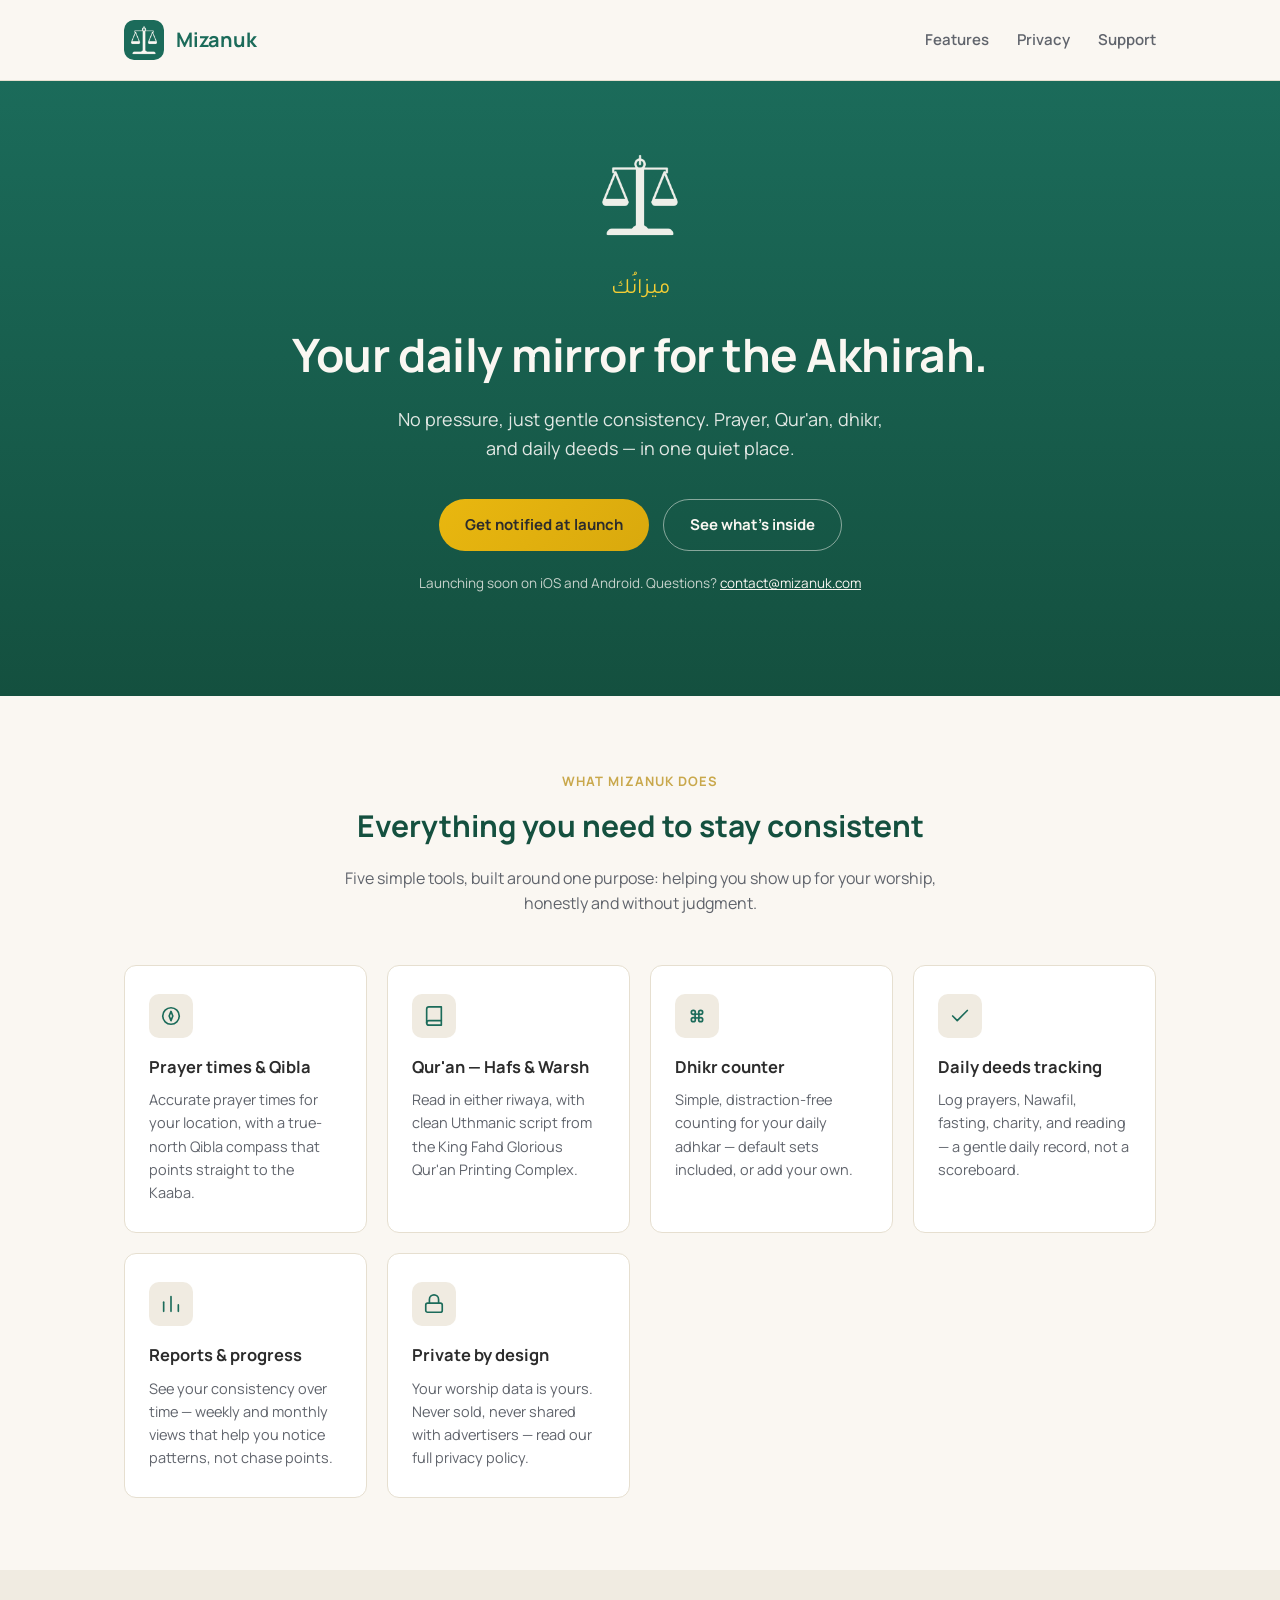
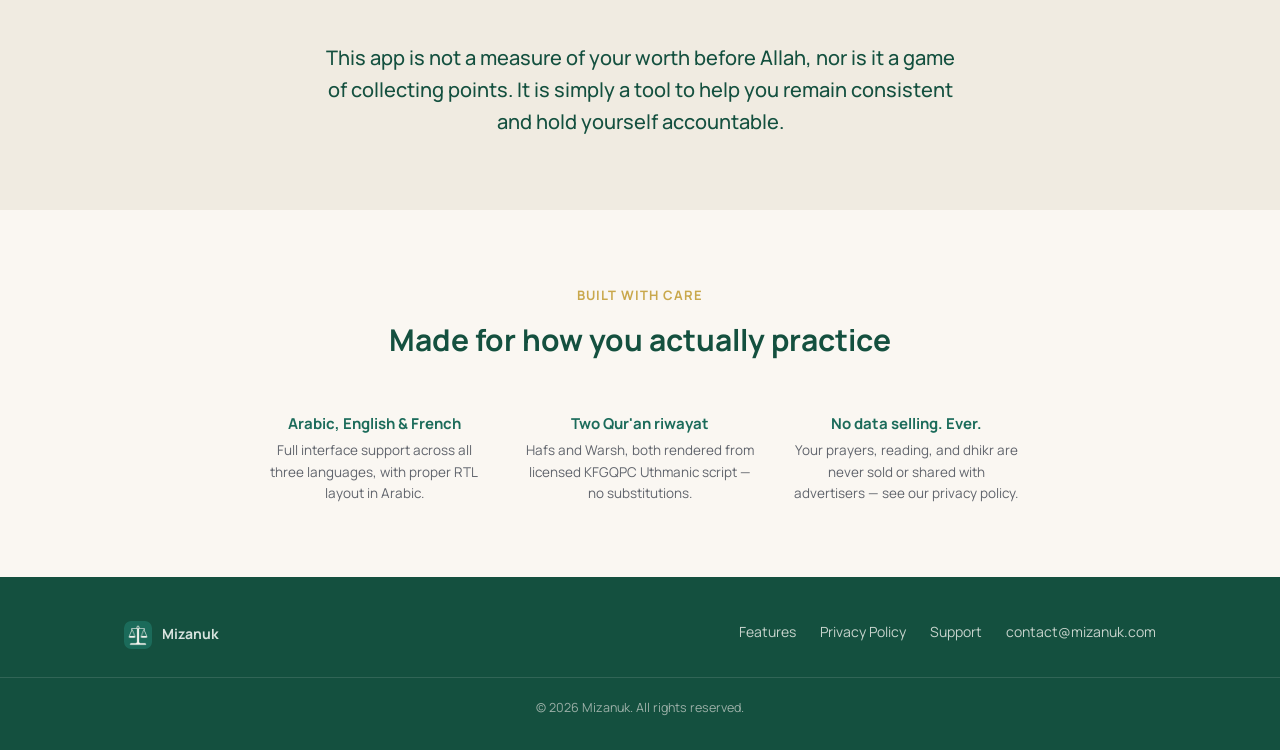
<file: index.html>
<!DOCTYPE html>
<html lang="en">
<head>
<meta charset="UTF-8" />
<meta name="viewport" content="width=device-width, initial-scale=1.0" />
<title>Mizanuk — Your daily mirror for the Akhirah</title>
<meta name="description" content="Mizanuk is a daily Islamic worship companion: prayer times & Qibla, Qur'an in Hafs and Warsh, dhikr, and gentle daily-deeds tracking. No pressure, just consistency." />
<link rel="icon" type="image/png" sizes="32x32" href="assets/favicon-32.png" />
<link rel="icon" type="image/png" sizes="192x192" href="assets/favicon-192.png" />
<link rel="apple-touch-icon" href="assets/favicon-180.png" />
<link rel="stylesheet" href="styles.css" />
</head>
<body>

<header class="site-header">
  <div class="wrap">
    <a class="brand" href="/">
      <img src="assets/app-mark.png" alt="Mizanuk" />
      <span class="brand-name">Mizanuk</span>
    </a>
    <nav class="site-nav">
      <a href="#features">Features</a>
      <a href="privacy.html">Privacy</a>
      <a href="support.html">Support</a>
    </nav>
  </div>
</header>

<section class="hero">
  <div class="wrap">
    <img class="hero-mark" src="assets/hero-mark.png" alt="" />
    <p class="ar-tagline">ميزانُك</p>
    <h1>Your daily mirror for the Akhirah.</h1>
    <p class="subhead">No pressure, just gentle consistency. Prayer, Qur'an, dhikr, and daily deeds — in one quiet place.</p>
    <div class="cta-row">
      <a class="btn btn-gold" href="mailto:contact@mizanuk.com?subject=Notify%20me%20when%20Mizanuk%20launches">Get notified at launch</a>
      <a class="btn btn-outline" href="#features">See what's inside</a>
    </div>
    <p class="waitlist-note">Launching soon on iOS and Android. Questions? <a href="mailto:contact@mizanuk.com">contact@mizanuk.com</a></p>
  </div>
</section>

<section id="features">
  <div class="wrap">
    <div class="section-title">
      <span class="eyebrow">What Mizanuk does</span>
      <h2>Everything you need to stay consistent</h2>
      <p>Five simple tools, built around one purpose: helping you show up for your worship, honestly and without judgment.</p>
    </div>

    <div class="feature-grid">

      <div class="feature-card">
        <div class="feature-icon">
          <svg viewBox="0 0 24 24" fill="none" stroke-width="1.8" stroke-linecap="round" stroke-linejoin="round"><circle cx="12" cy="12" r="9"/><polygon points="12,7 14,12 12,17 10,12"/></svg>
        </div>
        <h3>Prayer times &amp; Qibla</h3>
        <p>Accurate prayer times for your location, with a true-north Qibla compass that points straight to the Kaaba.</p>
      </div>

      <div class="feature-card">
        <div class="feature-icon">
          <svg viewBox="0 0 24 24" fill="none" stroke-width="1.8" stroke-linecap="round" stroke-linejoin="round"><path d="M4 19.5A2.5 2.5 0 0 1 6.5 17H20"/><path d="M6.5 2H20v20H6.5A2.5 2.5 0 0 1 4 19.5v-15A2.5 2.5 0 0 1 6.5 2z"/></svg>
        </div>
        <h3>Qur'an — Hafs &amp; Warsh</h3>
        <p>Read in either riwaya, with clean Uthmanic script from the King Fahd Glorious Qur'an Printing Complex.</p>
      </div>

      <div class="feature-card">
        <div class="feature-icon">
          <svg viewBox="0 0 24 24" fill="none" stroke-width="1.8" stroke-linecap="round" stroke-linejoin="round"><circle cx="8" cy="8" r="2.2"/><circle cx="16" cy="8" r="2.2"/><circle cx="8" cy="16" r="2.2"/><circle cx="16" cy="16" r="2.2"/><circle cx="12" cy="12" r="2.2"/></svg>
        </div>
        <h3>Dhikr counter</h3>
        <p>Simple, distraction-free counting for your daily adhkar — default sets included, or add your own.</p>
      </div>

      <div class="feature-card">
        <div class="feature-icon">
          <svg viewBox="0 0 24 24" fill="none" stroke-width="1.8" stroke-linecap="round" stroke-linejoin="round"><path d="M20 6 9 17l-5-5"/></svg>
        </div>
        <h3>Daily deeds tracking</h3>
        <p>Log prayers, Nawafil, fasting, charity, and reading — a gentle daily record, not a scoreboard.</p>
      </div>

      <div class="feature-card">
        <div class="feature-icon">
          <svg viewBox="0 0 24 24" fill="none" stroke-width="1.8" stroke-linecap="round" stroke-linejoin="round"><path d="M4 20V10"/><path d="M12 20V4"/><path d="M20 20v-7"/></svg>
        </div>
        <h3>Reports &amp; progress</h3>
        <p>See your consistency over time — weekly and monthly views that help you notice patterns, not chase points.</p>
      </div>

      <div class="feature-card">
        <div class="feature-icon">
          <svg viewBox="0 0 24 24" fill="none" stroke-width="1.8" stroke-linecap="round" stroke-linejoin="round"><rect x="3" y="11" width="18" height="10" rx="2"/><path d="M7 11V7a5 5 0 0 1 10 0v4"/></svg>
        </div>
        <h3>Private by design</h3>
        <p>Your worship data is yours. Never sold, never shared with advertisers — read our full privacy policy.</p>
      </div>

    </div>
  </div>
</section>

<section class="quote-band">
  <div class="wrap">
    <blockquote>
      This app is not a measure of your worth before Allah, nor is it a game of collecting points. It is simply a tool to help you remain consistent and hold yourself accountable.
    </blockquote>
  </div>
</section>

<section>
  <div class="wrap">
    <div class="section-title">
      <span class="eyebrow">Built with care</span>
      <h2>Made for how you actually practice</h2>
    </div>
    <div class="trust-strip">
      <div class="trust-item">
        <div class="trust-title">Arabic, English &amp; French</div>
        <p>Full interface support across all three languages, with proper RTL layout in Arabic.</p>
      </div>
      <div class="trust-item">
        <div class="trust-title">Two Qur'an riwayat</div>
        <p>Hafs and Warsh, both rendered from licensed KFGQPC Uthmanic script — no substitutions.</p>
      </div>
      <div class="trust-item">
        <div class="trust-title">No data selling. Ever.</div>
        <p>Your prayers, reading, and dhikr are never sold or shared with advertisers — see our privacy policy.</p>
      </div>
    </div>
  </div>
</section>

<footer>
  <div class="wrap">
    <div class="foot-brand">
      <img src="assets/app-mark.png" alt="Mizanuk" />
      <strong>Mizanuk</strong>
    </div>
    <div class="foot-links">
      <a href="#features">Features</a>
      <a href="privacy.html">Privacy Policy</a>
      <a href="support.html">Support</a>
      <a href="mailto:contact@mizanuk.com">contact@mizanuk.com</a>
    </div>
  </div>
  <div class="foot-bottom">© 2026 Mizanuk. All rights reserved.</div>
</footer>

</body>
</html>
</file>
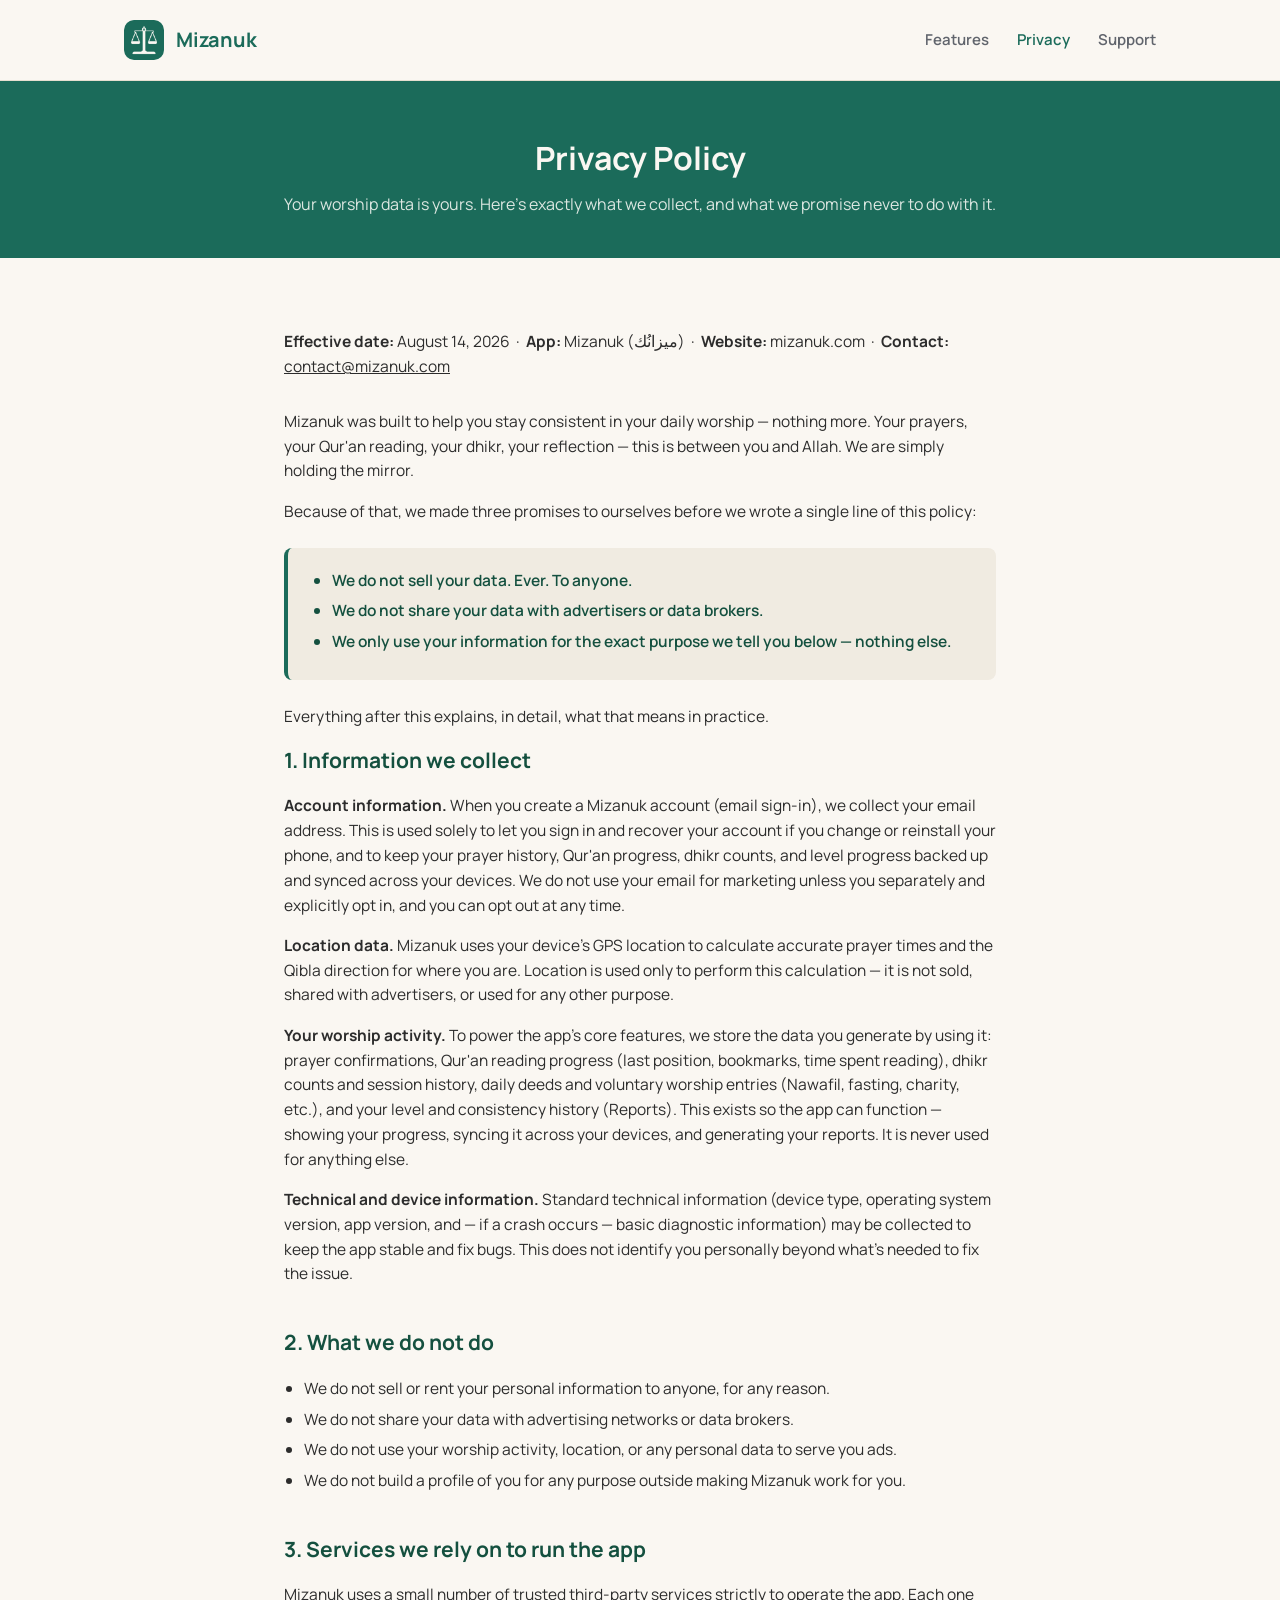
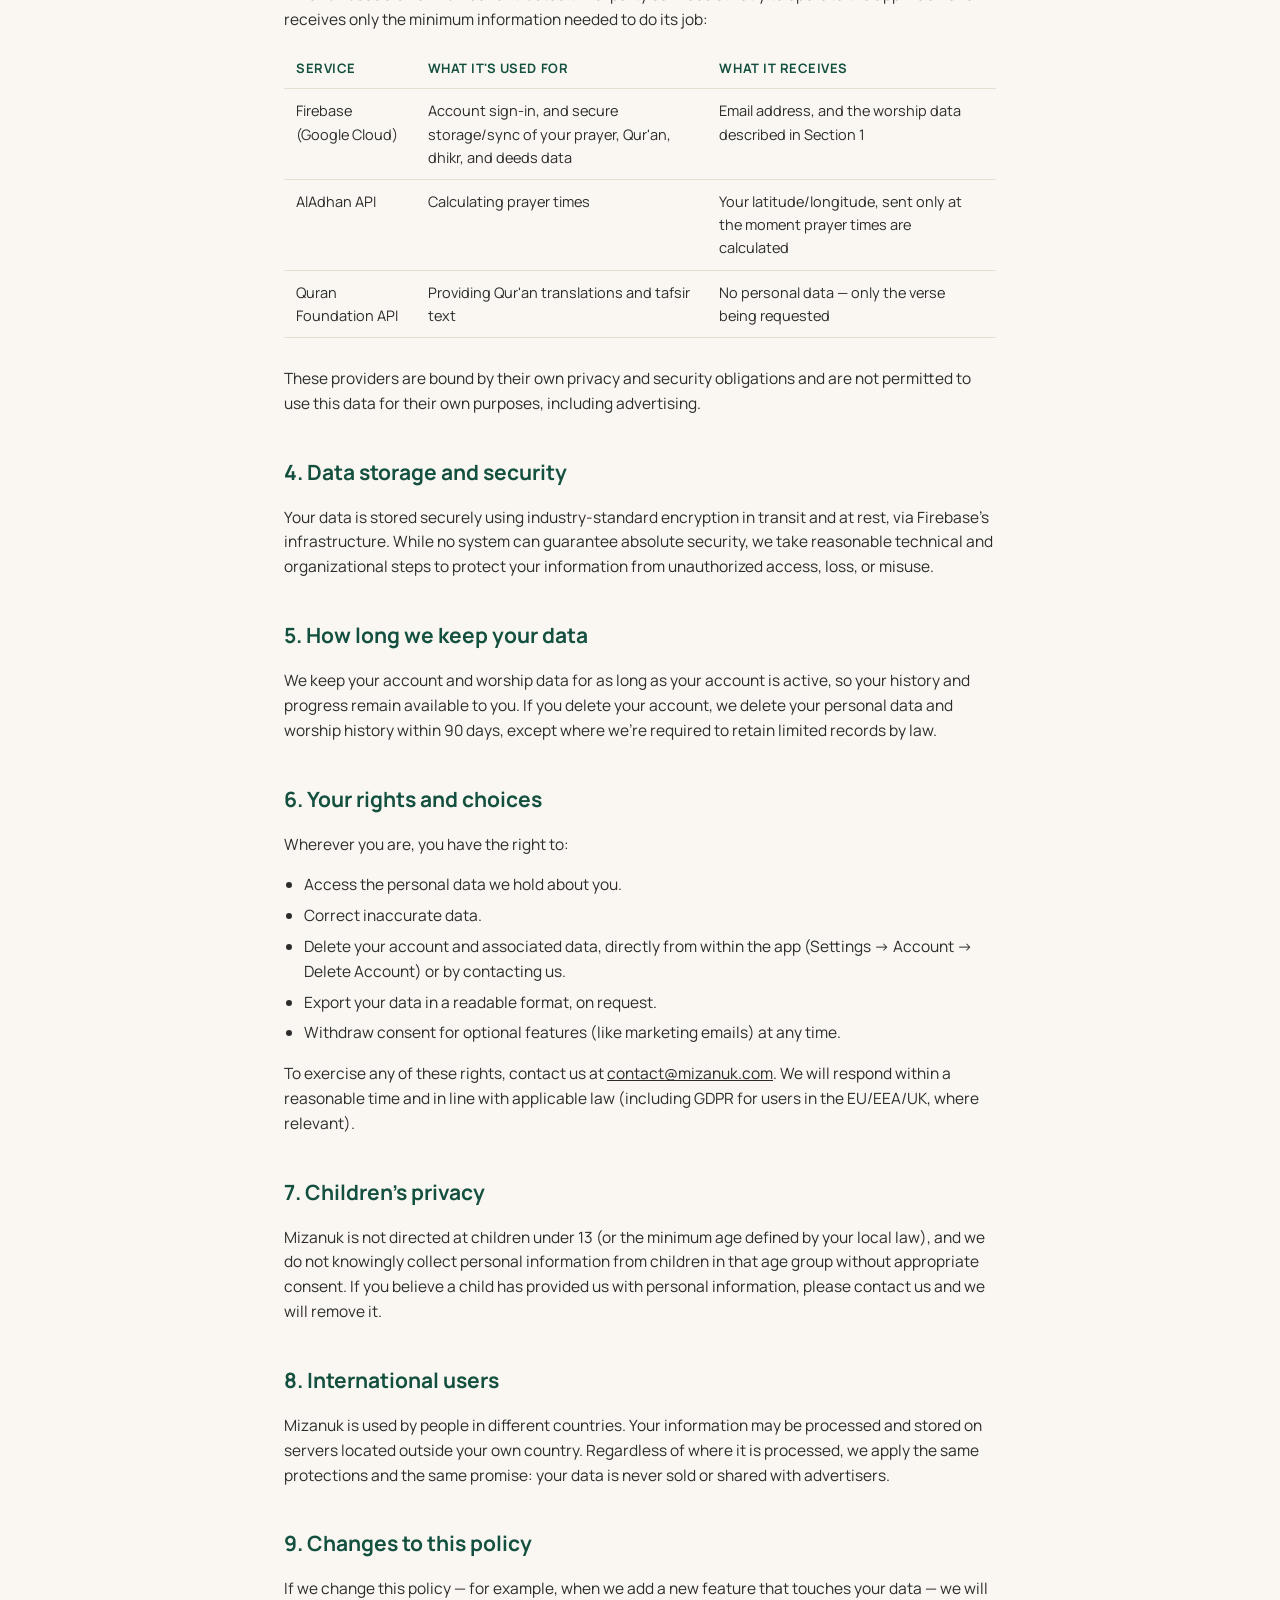
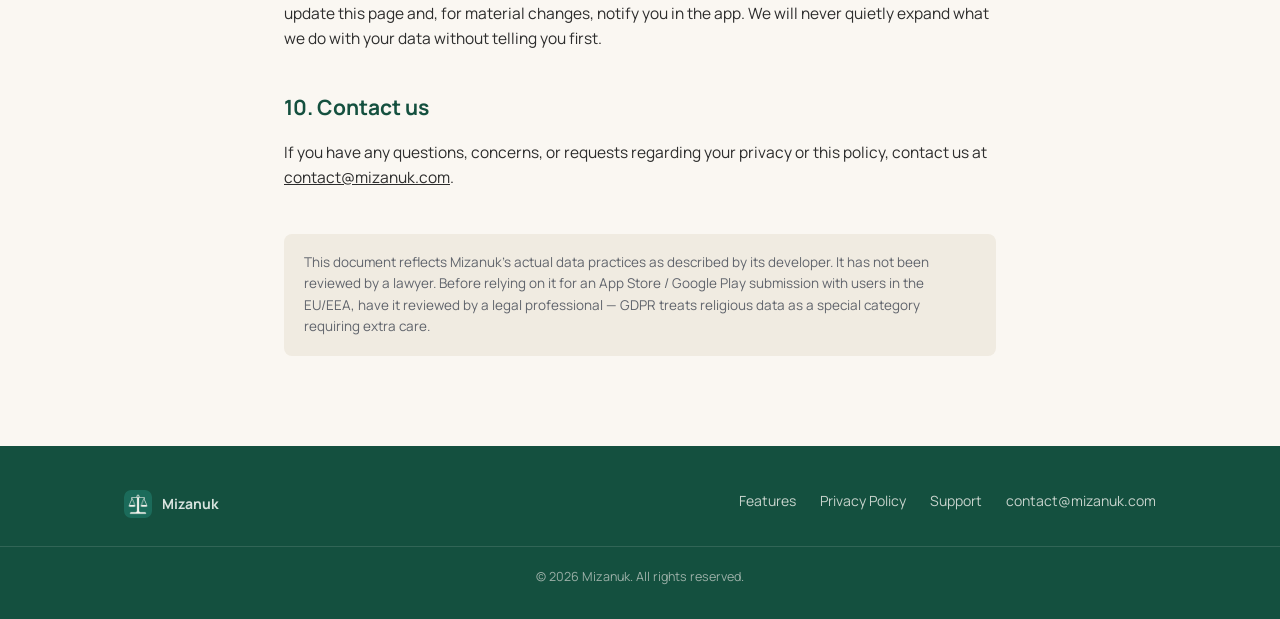
<file: privacy.html>
<!DOCTYPE html>
<html lang="en">
<head>
<meta charset="UTF-8" />
<meta name="viewport" content="width=device-width, initial-scale=1.0" />
<title>Privacy Policy — Mizanuk</title>
<meta name="description" content="Mizanuk's privacy policy: what we collect, why, and our commitment to never sell or share your data." />
<link rel="icon" type="image/png" sizes="32x32" href="assets/favicon-32.png" />
<link rel="apple-touch-icon" href="assets/favicon-180.png" />
<link rel="stylesheet" href="styles.css" />
</head>
<body>

<header class="site-header">
  <div class="wrap">
    <a class="brand" href="/">
      <img src="assets/app-mark.png" alt="Mizanuk" />
      <span class="brand-name">Mizanuk</span>
    </a>
    <nav class="site-nav">
      <a href="index.html#features">Features</a>
      <a href="privacy.html" class="active">Privacy</a>
      <a href="support.html">Support</a>
    </nav>
  </div>
</header>

<section class="page-hero">
  <div class="wrap">
    <h1>Privacy Policy</h1>
    <p>Your worship data is yours. Here's exactly what we collect, and what we promise never to do with it.</p>
  </div>
</section>

<div class="content">

  <p class="meta-line"><strong>Effective date:</strong> August 14, 2026 &nbsp;·&nbsp; <strong>App:</strong> Mizanuk (ميزانُك) &nbsp;·&nbsp; <strong>Website:</strong> mizanuk.com &nbsp;·&nbsp; <strong>Contact:</strong> <a href="mailto:contact@mizanuk.com">contact@mizanuk.com</a></p>

  <p>Mizanuk was built to help you stay consistent in your daily worship — nothing more. Your prayers, your Qur'an reading, your dhikr, your reflection — this is between you and Allah. We are simply holding the mirror.</p>

  <p>Because of that, we made three promises to ourselves before we wrote a single line of this policy:</p>

  <div class="promise-box">
    <ul>
      <li>We do not sell your data. Ever. To anyone.</li>
      <li>We do not share your data with advertisers or data brokers.</li>
      <li>We only use your information for the exact purpose we tell you below — nothing else.</li>
    </ul>
  </div>

  <p>Everything after this explains, in detail, what that means in practice.</p>

  <h2>1. Information we collect</h2>

  <p><strong>Account information.</strong> When you create a Mizanuk account (email sign-in), we collect your email address. This is used solely to let you sign in and recover your account if you change or reinstall your phone, and to keep your prayer history, Qur'an progress, dhikr counts, and level progress backed up and synced across your devices. We do not use your email for marketing unless you separately and explicitly opt in, and you can opt out at any time.</p>

  <p><strong>Location data.</strong> Mizanuk uses your device's GPS location to calculate accurate prayer times and the Qibla direction for where you are. Location is used only to perform this calculation — it is not sold, shared with advertisers, or used for any other purpose.</p>

  <p><strong>Your worship activity.</strong> To power the app's core features, we store the data you generate by using it: prayer confirmations, Qur'an reading progress (last position, bookmarks, time spent reading), dhikr counts and session history, daily deeds and voluntary worship entries (Nawafil, fasting, charity, etc.), and your level and consistency history (Reports). This exists so the app can function — showing your progress, syncing it across your devices, and generating your reports. It is never used for anything else.</p>

  <p><strong>Technical and device information.</strong> Standard technical information (device type, operating system version, app version, and — if a crash occurs — basic diagnostic information) may be collected to keep the app stable and fix bugs. This does not identify you personally beyond what's needed to fix the issue.</p>

  <h2>2. What we do not do</h2>

  <ul>
    <li>We do not sell or rent your personal information to anyone, for any reason.</li>
    <li>We do not share your data with advertising networks or data brokers.</li>
    <li>We do not use your worship activity, location, or any personal data to serve you ads.</li>
    <li>We do not build a profile of you for any purpose outside making Mizanuk work for you.</li>
  </ul>

  <h2>3. Services we rely on to run the app</h2>

  <p>Mizanuk uses a small number of trusted third-party services strictly to operate the app. Each one receives only the minimum information needed to do its job:</p>

  <table class="services">
    <tr><th>Service</th><th>What it's used for</th><th>What it receives</th></tr>
    <tr><td>Firebase (Google Cloud)</td><td>Account sign-in, and secure storage/sync of your prayer, Qur'an, dhikr, and deeds data</td><td>Email address, and the worship data described in Section 1</td></tr>
    <tr><td>AlAdhan API</td><td>Calculating prayer times</td><td>Your latitude/longitude, sent only at the moment prayer times are calculated</td></tr>
    <tr><td>Quran Foundation API</td><td>Providing Qur'an translations and tafsir text</td><td>No personal data — only the verse being requested</td></tr>
  </table>

  <p>These providers are bound by their own privacy and security obligations and are not permitted to use this data for their own purposes, including advertising.</p>

  <h2>4. Data storage and security</h2>

  <p>Your data is stored securely using industry-standard encryption in transit and at rest, via Firebase's infrastructure. While no system can guarantee absolute security, we take reasonable technical and organizational steps to protect your information from unauthorized access, loss, or misuse.</p>

  <h2>5. How long we keep your data</h2>

  <p>We keep your account and worship data for as long as your account is active, so your history and progress remain available to you. If you delete your account, we delete your personal data and worship history within 90 days, except where we're required to retain limited records by law.</p>

  <h2>6. Your rights and choices</h2>

  <p>Wherever you are, you have the right to:</p>
  <ul>
    <li>Access the personal data we hold about you.</li>
    <li>Correct inaccurate data.</li>
    <li>Delete your account and associated data, directly from within the app (Settings → Account → Delete Account) or by contacting us.</li>
    <li>Export your data in a readable format, on request.</li>
    <li>Withdraw consent for optional features (like marketing emails) at any time.</li>
  </ul>
  <p>To exercise any of these rights, contact us at <a href="mailto:contact@mizanuk.com">contact@mizanuk.com</a>. We will respond within a reasonable time and in line with applicable law (including GDPR for users in the EU/EEA/UK, where relevant).</p>

  <h2>7. Children's privacy</h2>

  <p>Mizanuk is not directed at children under 13 (or the minimum age defined by your local law), and we do not knowingly collect personal information from children in that age group without appropriate consent. If you believe a child has provided us with personal information, please contact us and we will remove it.</p>

  <h2>8. International users</h2>

  <p>Mizanuk is used by people in different countries. Your information may be processed and stored on servers located outside your own country. Regardless of where it is processed, we apply the same protections and the same promise: your data is never sold or shared with advertisers.</p>

  <h2>9. Changes to this policy</h2>

  <p>If we change this policy — for example, when we add a new feature that touches your data — we will update this page and, for material changes, notify you in the app. We will never quietly expand what we do with your data without telling you first.</p>

  <h2>10. Contact us</h2>

  <p>If you have any questions, concerns, or requests regarding your privacy or this policy, contact us at <a href="mailto:contact@mizanuk.com">contact@mizanuk.com</a>.</p>

  <div class="disclaimer">
    This document reflects Mizanuk's actual data practices as described by its developer. It has not been reviewed by a lawyer. Before relying on it for an App Store / Google Play submission with users in the EU/EEA, have it reviewed by a legal professional — GDPR treats religious data as a special category requiring extra care.
  </div>

</div>

<footer>
  <div class="wrap">
    <div class="foot-brand">
      <img src="assets/app-mark.png" alt="Mizanuk" />
      <strong>Mizanuk</strong>
    </div>
    <div class="foot-links">
      <a href="index.html#features">Features</a>
      <a href="privacy.html">Privacy Policy</a>
      <a href="support.html">Support</a>
      <a href="mailto:contact@mizanuk.com">contact@mizanuk.com</a>
    </div>
  </div>
  <div class="foot-bottom">© 2026 Mizanuk. All rights reserved.</div>
</footer>

</body>
</html>
</file>
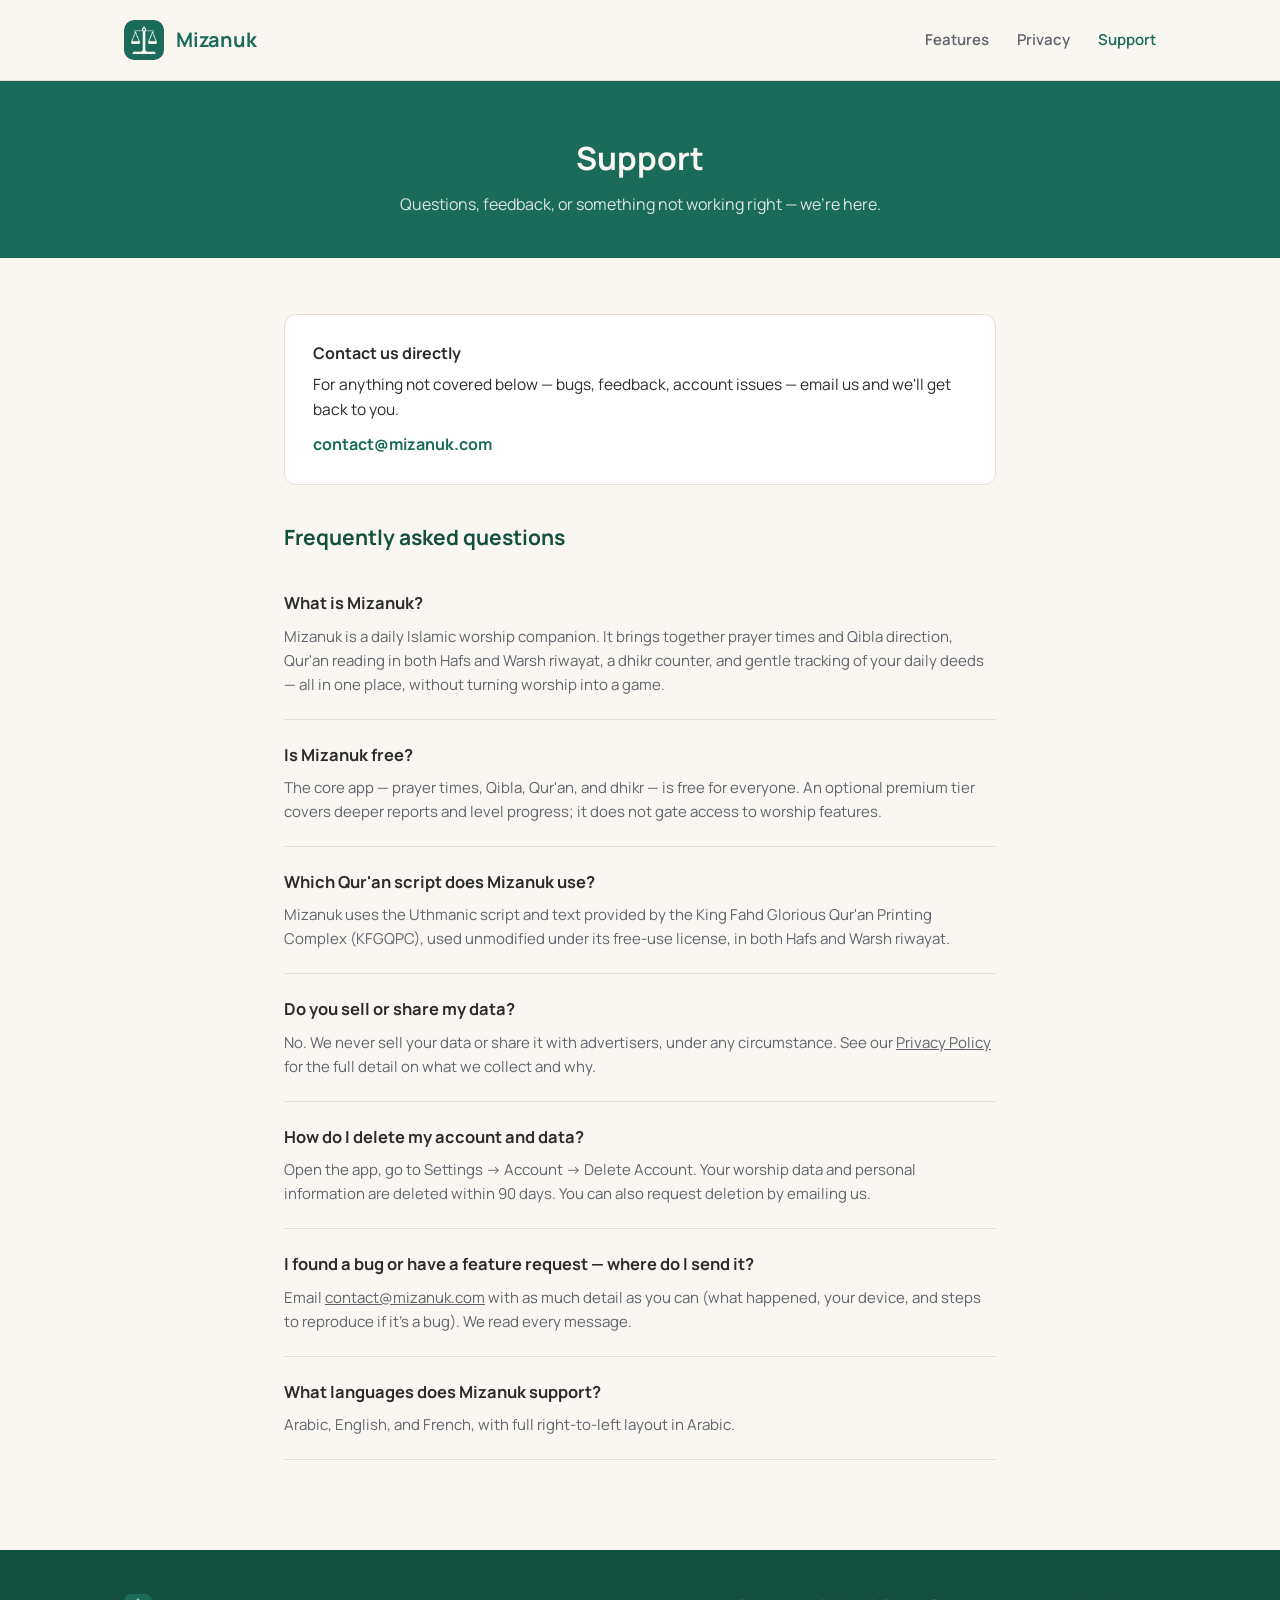
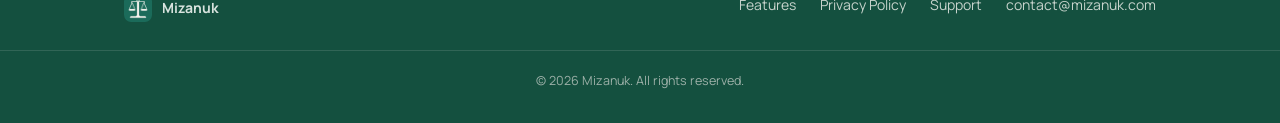
<file: support.html>
<!DOCTYPE html>
<html lang="en">
<head>
<meta charset="UTF-8" />
<meta name="viewport" content="width=device-width, initial-scale=1.0" />
<title>Support — Mizanuk</title>
<meta name="description" content="Get help with Mizanuk — frequently asked questions and how to reach us." />
<link rel="icon" type="image/png" sizes="32x32" href="assets/favicon-32.png" />
<link rel="apple-touch-icon" href="assets/favicon-180.png" />
<link rel="stylesheet" href="styles.css" />
</head>
<body>

<header class="site-header">
  <div class="wrap">
    <a class="brand" href="/">
      <img src="assets/app-mark.png" alt="Mizanuk" />
      <span class="brand-name">Mizanuk</span>
    </a>
    <nav class="site-nav">
      <a href="index.html#features">Features</a>
      <a href="privacy.html">Privacy</a>
      <a href="support.html" class="active">Support</a>
    </nav>
  </div>
</header>

<section class="page-hero">
  <div class="wrap">
    <h1>Support</h1>
    <p>Questions, feedback, or something not working right — we're here.</p>
  </div>
</section>

<div class="content">

  <div class="contact-card">
    <h3>Contact us directly</h3>
    <p style="margin:0 0 10px;">For anything not covered below — bugs, feedback, account issues — email us and we'll get back to you.</p>
    <a class="email" href="mailto:contact@mizanuk.com">contact@mizanuk.com</a>
  </div>

  <h2>Frequently asked questions</h2>

  <div class="faq-item">
    <h3>What is Mizanuk?</h3>
    <p>Mizanuk is a daily Islamic worship companion. It brings together prayer times and Qibla direction, Qur'an reading in both Hafs and Warsh riwayat, a dhikr counter, and gentle tracking of your daily deeds — all in one place, without turning worship into a game.</p>
  </div>

  <div class="faq-item">
    <h3>Is Mizanuk free?</h3>
    <p>The core app — prayer times, Qibla, Qur'an, and dhikr — is free for everyone. An optional premium tier covers deeper reports and level progress; it does not gate access to worship features.</p>
  </div>

  <div class="faq-item">
    <h3>Which Qur'an script does Mizanuk use?</h3>
    <p>Mizanuk uses the Uthmanic script and text provided by the King Fahd Glorious Qur'an Printing Complex (KFGQPC), used unmodified under its free-use license, in both Hafs and Warsh riwayat.</p>
  </div>

  <div class="faq-item">
    <h3>Do you sell or share my data?</h3>
    <p>No. We never sell your data or share it with advertisers, under any circumstance. See our <a href="privacy.html">Privacy Policy</a> for the full detail on what we collect and why.</p>
  </div>

  <div class="faq-item">
    <h3>How do I delete my account and data?</h3>
    <p>Open the app, go to Settings → Account → Delete Account. Your worship data and personal information are deleted within 90 days. You can also request deletion by emailing us.</p>
  </div>

  <div class="faq-item">
    <h3>I found a bug or have a feature request — where do I send it?</h3>
    <p>Email <a href="mailto:contact@mizanuk.com">contact@mizanuk.com</a> with as much detail as you can (what happened, your device, and steps to reproduce if it's a bug). We read every message.</p>
  </div>

  <div class="faq-item">
    <h3>What languages does Mizanuk support?</h3>
    <p>Arabic, English, and French, with full right-to-left layout in Arabic.</p>
  </div>

</div>

<footer>
  <div class="wrap">
    <div class="foot-brand">
      <img src="assets/app-mark.png" alt="Mizanuk" />
      <strong>Mizanuk</strong>
    </div>
    <div class="foot-links">
      <a href="index.html#features">Features</a>
      <a href="privacy.html">Privacy Policy</a>
      <a href="support.html">Support</a>
      <a href="mailto:contact@mizanuk.com">contact@mizanuk.com</a>
    </div>
  </div>
  <div class="foot-bottom">© 2026 Mizanuk. All rights reserved.</div>
</footer>

</body>
</html>
</file>
<file: styles.css>
/* Mizanuk — shared site styles. Palette and type pulled directly from the app's theme.ts */

@import url('https://fonts.googleapis.com/css2?family=Manrope:wght@400;500;600;700&family=Tajawal:wght@400;500;700&display=swap');

:root {
  --color-text: #2C2C2C;
  --color-text-secondary: #60646C;
  --color-bg: #FAF7F2;
  --color-bg-element: #F0EBE1;
  --color-bg-selected: #E6DFD0;
  --color-primary: #1B6B5A;
  --color-primary-dark: #14503F;
  --color-secondary: #C9A84C;
  --color-accent: #4A90D9;
  --color-gold-1: #E9B70F;
  --color-gold-2: #F3CD35;
  --color-gold-3: #D9A90D;
  --radius: 12px;
  --max-width: 1080px;
}

* { box-sizing: border-box; }

html { scroll-behavior: smooth; }

body {
  margin: 0;
  background: var(--color-bg);
  color: var(--color-text);
  font-family: 'Manrope', sans-serif;
  line-height: 1.6;
  -webkit-font-smoothing: antialiased;
}

.ar {
  font-family: 'Tajawal', sans-serif;
  direction: rtl;
}

a { color: inherit; }

.wrap {
  max-width: var(--max-width);
  margin: 0 auto;
  padding: 0 24px;
}

/* Header */
.site-header {
  padding: 20px 0;
  border-bottom: 1px solid var(--color-bg-selected);
}

.site-header .wrap {
  display: flex;
  align-items: center;
  justify-content: space-between;
}

.brand {
  display: flex;
  align-items: center;
  gap: 12px;
  text-decoration: none;
}

.brand img {
  width: 40px;
  height: 40px;
  border-radius: 10px;
}

.brand-name {
  font-weight: 700;
  font-size: 20px;
  color: var(--color-primary);
  letter-spacing: -0.01em;
}

nav.site-nav {
  display: flex;
  gap: 28px;
  font-weight: 600;
  font-size: 15px;
}

nav.site-nav a {
  text-decoration: none;
  color: var(--color-text-secondary);
  transition: color 0.15s ease;
}

nav.site-nav a:hover,
nav.site-nav a.active {
  color: var(--color-primary);
}

/* Hero */
.hero {
  background: linear-gradient(180deg, var(--color-primary) 0%, var(--color-primary-dark) 100%);
  color: #FAF7F2;
  padding: 72px 0 88px;
  text-align: center;
  position: relative;
  overflow: hidden;
}

.hero-mark {
  width: 84px;
  height: 84px;
  margin: 0 auto 28px;
  opacity: 0.95;
}

.hero .ar-tagline {
  font-family: 'Tajawal', sans-serif;
  font-size: 22px;
  color: var(--color-gold-2);
  margin: 0 0 10px;
  direction: rtl;
}

.hero h1 {
  font-size: clamp(32px, 5vw, 46px);
  font-weight: 700;
  margin: 0 0 14px;
  letter-spacing: -0.01em;
  max-width: 720px;
  margin-left: auto;
  margin-right: auto;
}

.hero p.subhead {
  font-size: 18px;
  color: #E2E8E4;
  max-width: 520px;
  margin: 0 auto 36px;
}

.cta-row {
  display: flex;
  justify-content: center;
  gap: 14px;
  flex-wrap: wrap;
}

.btn {
  display: inline-flex;
  align-items: center;
  gap: 8px;
  padding: 13px 26px;
  border-radius: 999px;
  font-weight: 700;
  font-size: 15px;
  text-decoration: none;
  transition: transform 0.15s ease, opacity 0.15s ease;
}

.btn:hover { transform: translateY(-1px); }

.btn-gold {
  background: linear-gradient(135deg, var(--color-gold-1), var(--color-gold-3));
  color: #2C2C2C;
}

.btn-outline {
  border: 1.5px solid rgba(250, 247, 242, 0.5);
  color: #FAF7F2;
}

.waitlist-note {
  margin-top: 22px;
  font-size: 13.5px;
  color: #C7D3CC;
}

.waitlist-note a { text-decoration: underline; color: #FAF7F2; }

/* Sections */
section { padding: 72px 0; }

.section-title {
  text-align: center;
  max-width: 620px;
  margin: 0 auto 48px;
}

.section-title .eyebrow {
  color: var(--color-secondary);
  font-weight: 700;
  font-size: 13px;
  letter-spacing: 0.08em;
  text-transform: uppercase;
}

.section-title h2 {
  font-size: 30px;
  margin: 8px 0 10px;
  color: var(--color-primary-dark);
}

.section-title p {
  color: var(--color-text-secondary);
  font-size: 16px;
}

.feature-grid {
  display: grid;
  grid-template-columns: repeat(auto-fit, minmax(230px, 1fr));
  gap: 20px;
}

.feature-card {
  background: #fff;
  border: 1px solid var(--color-bg-selected);
  border-radius: var(--radius);
  padding: 28px 24px;
}

.feature-icon {
  width: 44px;
  height: 44px;
  border-radius: 10px;
  background: var(--color-bg-element);
  display: flex;
  align-items: center;
  justify-content: center;
  margin-bottom: 16px;
}

.feature-icon svg { width: 22px; height: 22px; stroke: var(--color-primary); }

.feature-card h3 {
  font-size: 16.5px;
  margin: 0 0 8px;
  color: var(--color-text);
}

.feature-card p {
  font-size: 14.5px;
  color: var(--color-text-secondary);
  margin: 0;
}

/* Philosophy / quote band */
.quote-band {
  background: var(--color-bg-element);
  text-align: center;
}

.quote-band blockquote {
  max-width: 640px;
  margin: 0 auto;
  font-size: 20px;
  font-weight: 500;
  color: var(--color-primary-dark);
  font-style: normal;
}

.quote-band cite {
  display: block;
  margin-top: 16px;
  font-size: 13.5px;
  font-weight: 700;
  color: var(--color-secondary);
  font-style: normal;
}

/* Languages / trust strip */
.trust-strip {
  display: flex;
  flex-wrap: wrap;
  justify-content: center;
  gap: 36px;
  text-align: center;
}

.trust-item { max-width: 230px; }

.trust-item .trust-title {
  font-weight: 700;
  color: var(--color-primary);
  font-size: 15px;
  margin-bottom: 4px;
}

.trust-item p {
  font-size: 13.5px;
  color: var(--color-text-secondary);
  margin: 0;
}

/* Footer */
footer {
  background: var(--color-primary-dark);
  color: #D8E3DE;
  padding: 44px 0 32px;
  font-size: 14px;
}

footer .wrap {
  display: flex;
  flex-wrap: wrap;
  justify-content: space-between;
  gap: 24px;
}

footer .foot-brand {
  display: flex;
  align-items: center;
  gap: 10px;
}

footer .foot-brand img { width: 28px; height: 28px; border-radius: 7px; }

footer .foot-links {
  display: flex;
  gap: 24px;
  flex-wrap: wrap;
}

footer .foot-links a { text-decoration: none; color: #C7D3CC; }
footer .foot-links a:hover { color: #fff; }

footer .foot-bottom {
  margin-top: 28px;
  padding-top: 20px;
  border-top: 1px solid rgba(255,255,255,0.12);
  font-size: 12.5px;
  color: #9CB0A8;
  text-align: center;
}

/* Simple content pages (privacy / support) */
.page-hero {
  background: var(--color-primary);
  color: #FAF7F2;
  padding: 52px 0 40px;
  text-align: center;
}

.page-hero h1 { font-size: 32px; margin: 0 0 8px; }
.page-hero p { color: #DCE7E1; margin: 0; }

.content {
  max-width: 760px;
  margin: 0 auto;
  padding: 56px 24px 90px;
}

.content h2 {
  color: var(--color-primary-dark);
  font-size: 21px;
  margin: 40px 0 14px;
}

.content h2:first-of-type { margin-top: 0; }

.content p, .content li { color: var(--color-text); font-size: 15.5px; }

.content ul { padding-left: 20px; }
.content li { margin-bottom: 6px; }

.promise-box {
  background: var(--color-bg-element);
  border-left: 4px solid var(--color-primary);
  border-radius: 8px;
  padding: 20px 24px;
  margin: 24px 0;
}

.promise-box ul { margin: 0; padding-left: 20px; }
.promise-box li { font-weight: 600; color: var(--color-primary-dark); }

table.services {
  width: 100%;
  border-collapse: collapse;
  margin: 16px 0 28px;
  font-size: 14.5px;
}

table.services th, table.services td {
  text-align: left;
  padding: 10px 12px;
  border-bottom: 1px solid var(--color-bg-selected);
  vertical-align: top;
}

table.services th {
  color: var(--color-primary-dark);
  font-size: 13px;
  text-transform: uppercase;
  letter-spacing: 0.04em;
}

.meta-line {
  font-size: 13.5px;
  color: var(--color-text-secondary);
  margin-bottom: 30px;
}

.disclaimer {
  margin-top: 44px;
  padding: 18px 20px;
  background: var(--color-bg-element);
  border-radius: 8px;
  font-size: 13.5px;
  color: var(--color-text-secondary);
}

.faq-item {
  border-bottom: 1px solid var(--color-bg-selected);
  padding: 22px 0;
}

.faq-item:first-child { padding-top: 0; }

.faq-item h3 {
  font-size: 16.5px;
  margin: 0 0 8px;
  color: var(--color-text);
}

.faq-item p { margin: 0; color: var(--color-text-secondary); font-size: 15px; }

.contact-card {
  background: #fff;
  border: 1px solid var(--color-bg-selected);
  border-radius: var(--radius);
  padding: 26px 28px;
  margin-bottom: 36px;
}

.contact-card h3 { margin: 0 0 6px; font-size: 16px; }
.contact-card a.email {
  font-weight: 700;
  color: var(--color-primary);
  text-decoration: none;
  font-size: 16px;
}

@media (max-width: 640px) {
  nav.site-nav { gap: 16px; font-size: 13.5px; }
  section { padding: 52px 0; }
  footer .wrap { flex-direction: column; }
}
</file>
